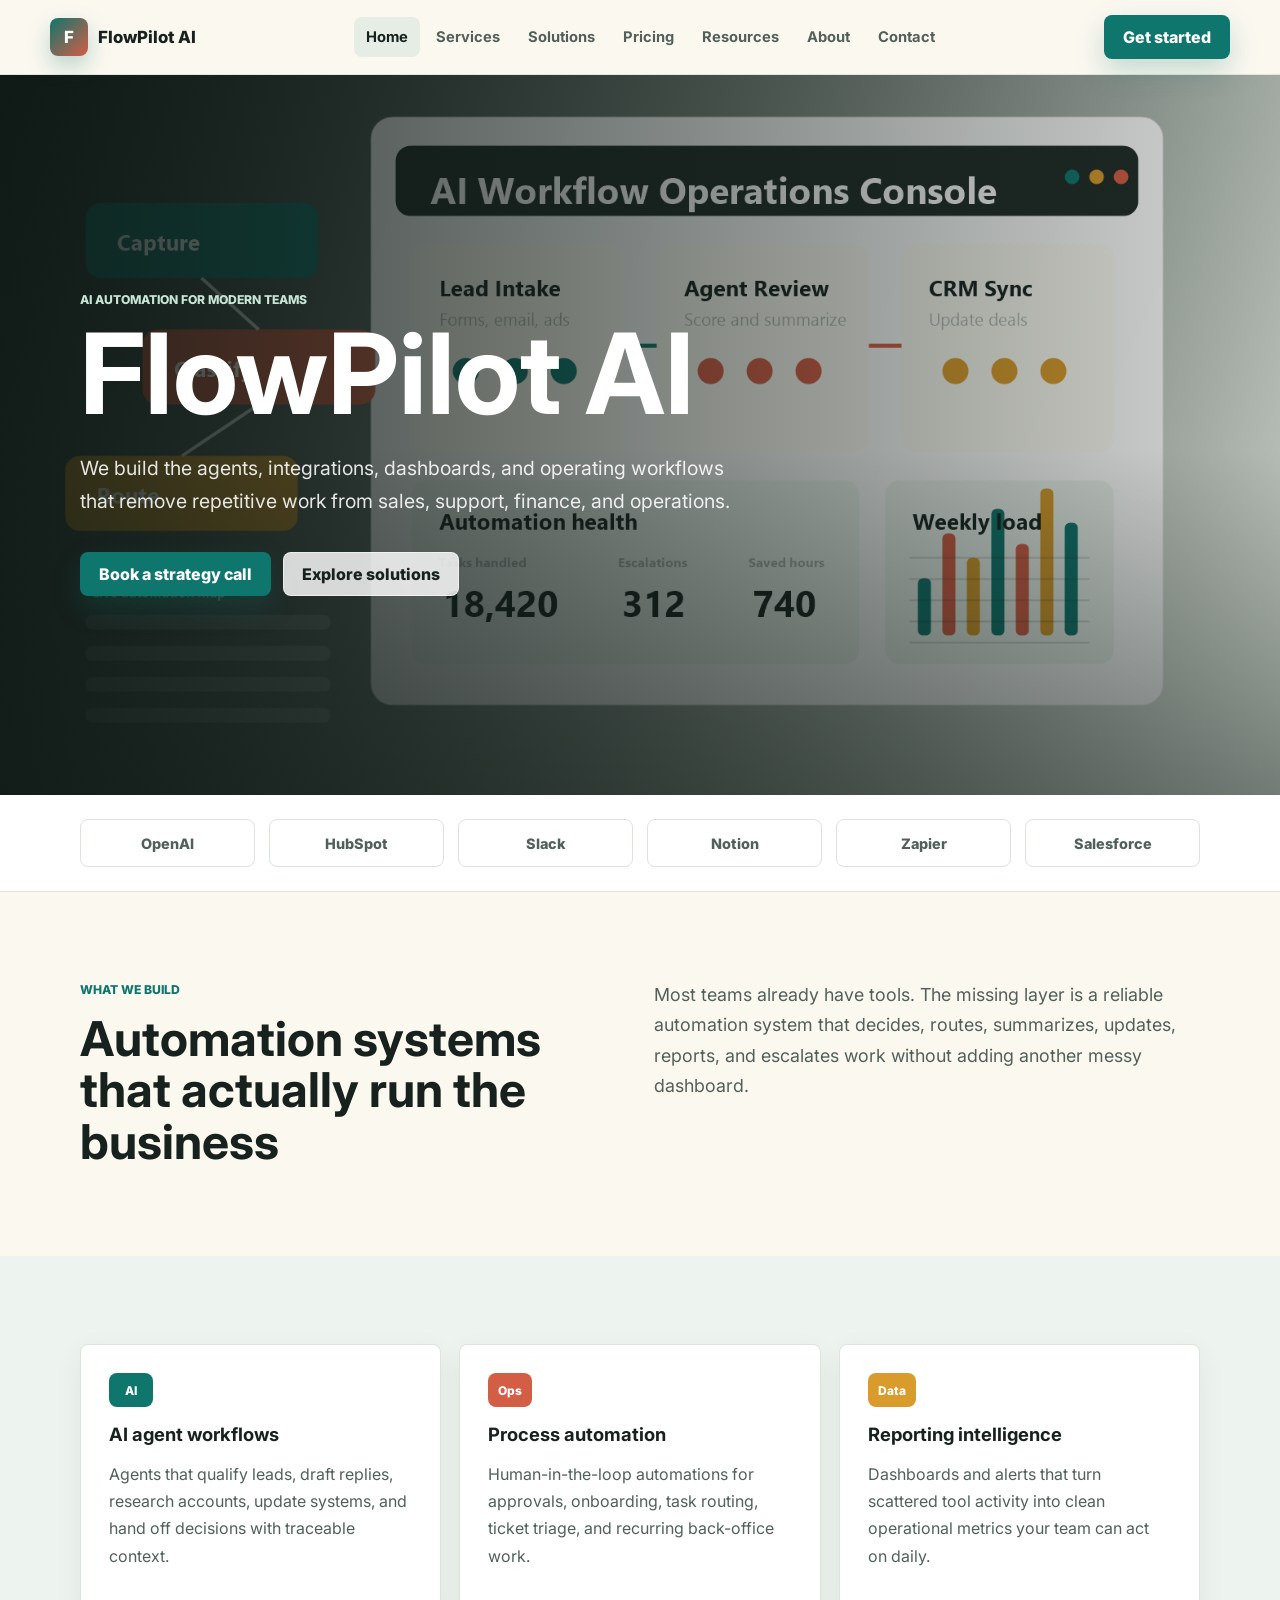
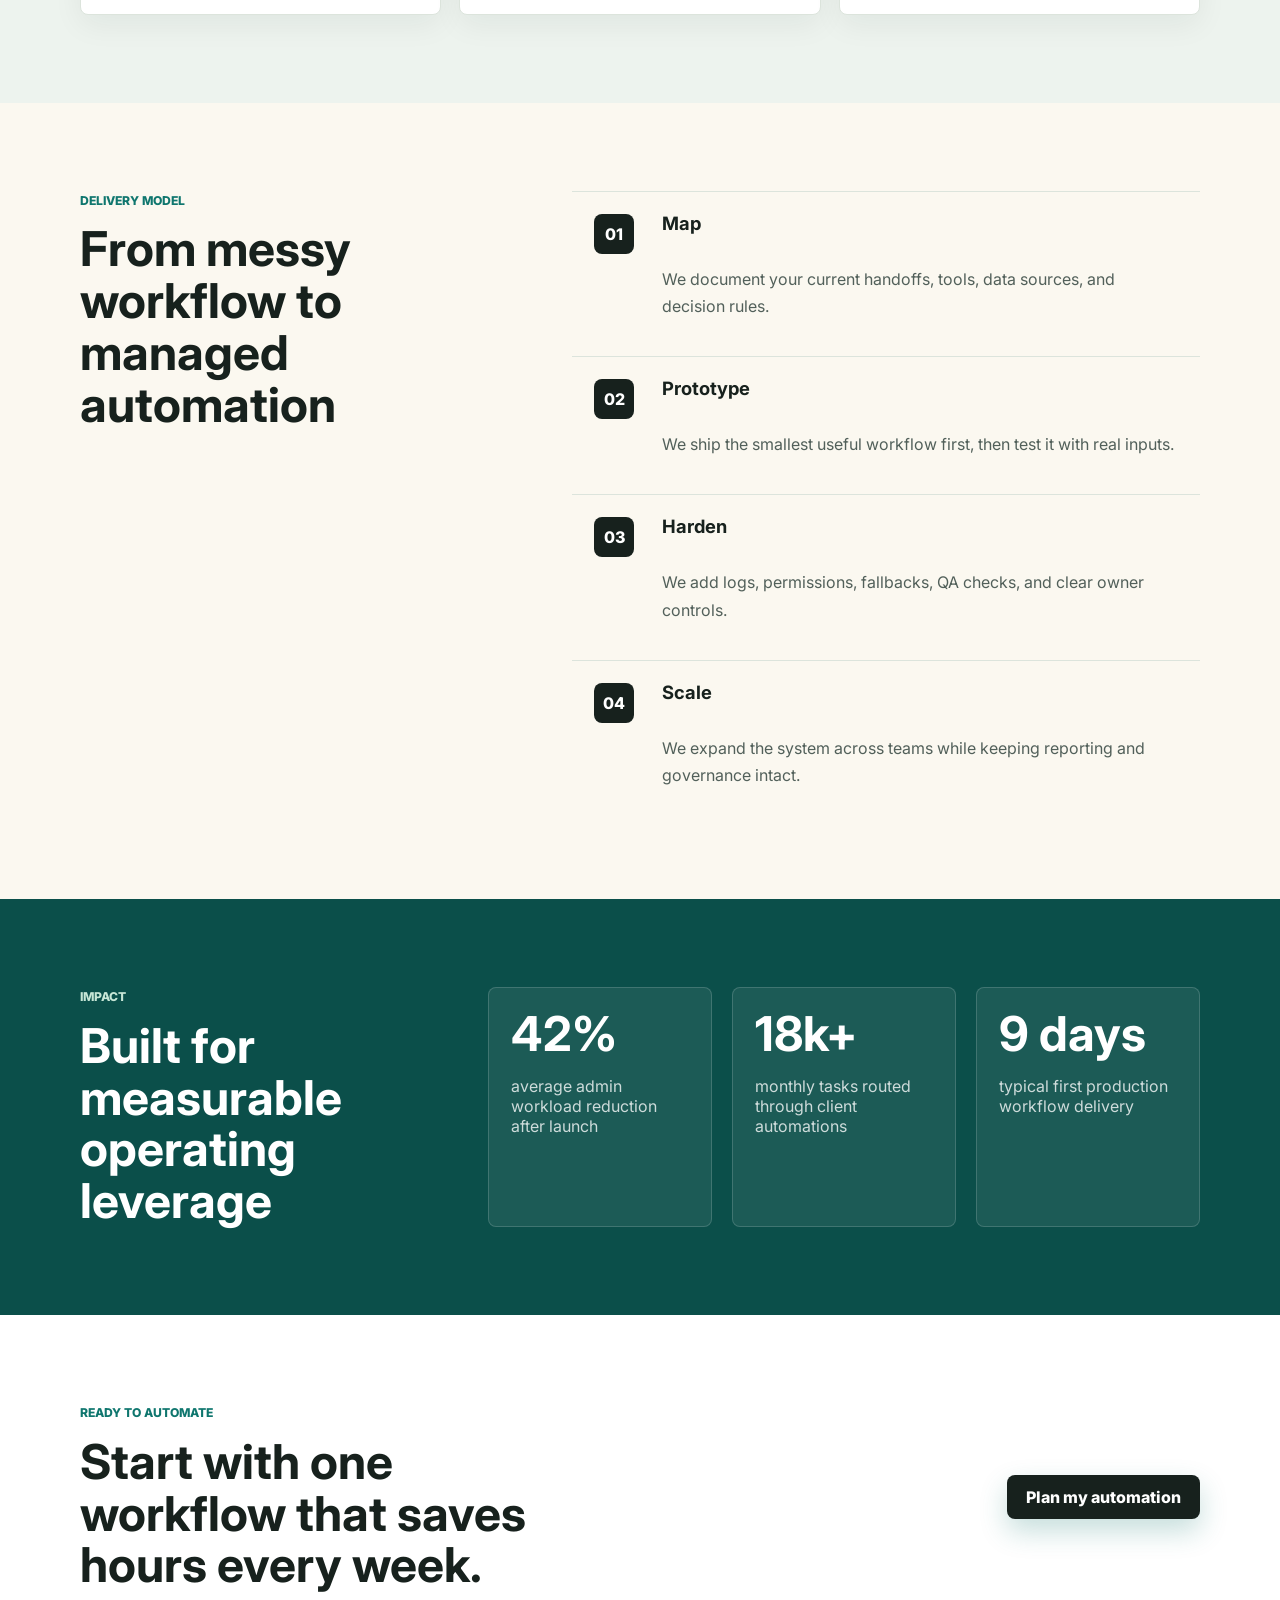
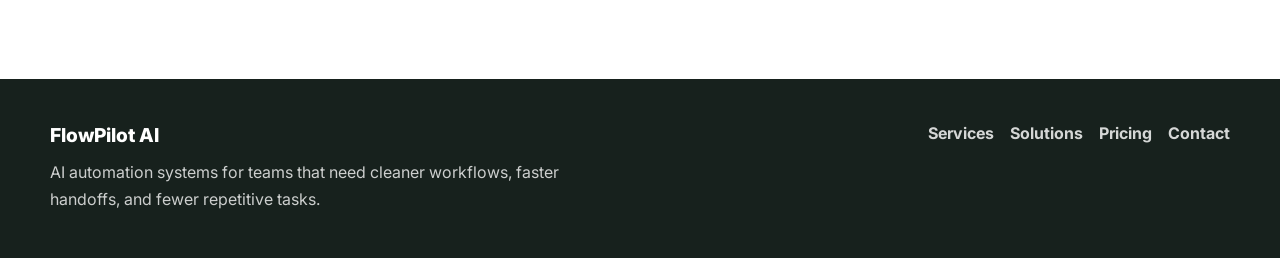
<file: index.html>
<!DOCTYPE html>
<html lang="en">
<head>
  <meta charset="UTF-8">
  <meta name="viewport" content="width=device-width, initial-scale=1.0">
  <meta name="description" content="FlowPilot AI designs automation systems, AI agents, and workflow integrations for growing teams.">
  <title>FlowPilot AI | AI Automation Systems</title>
  <link rel="preconnect" href="https://fonts.googleapis.com">
  <link rel="preconnect" href="https://fonts.gstatic.com" crossorigin>
  <link href="https://fonts.googleapis.com/css2?family=Inter:wght@400;500;600;700;800&display=swap" rel="stylesheet">
  <link rel="stylesheet" href="assets/styles.css">
</head>
<body data-page="home">
  <header class="site-header" data-header></header>

  <main>
    <section class="hero home-hero" aria-labelledby="home-title">
      <div class="hero-bg" role="img" aria-label="AI automation dashboard with connected workflows and performance charts"></div>
      <div class="hero-overlay"></div>
      <div class="container hero-content">
        <p class="eyebrow">AI automation for modern teams</p>
        <h1 id="home-title">FlowPilot AI</h1>
        <p class="hero-copy">We build the agents, integrations, dashboards, and operating workflows that remove repetitive work from sales, support, finance, and operations.</p>
        <div class="hero-actions">
          <a class="button primary" href="contact.html">Book a strategy call</a>
          <a class="button secondary" href="solutions.html">Explore solutions</a>
        </div>
      </div>
    </section>

    <section class="logo-band" aria-label="Automation platform coverage">
      <div class="container logo-grid">
        <span>OpenAI</span>
        <span>HubSpot</span>
        <span>Slack</span>
        <span>Notion</span>
        <span>Zapier</span>
        <span>Salesforce</span>
      </div>
    </section>

    <section class="section intro-split">
      <div class="container split-grid">
        <div>
          <p class="eyebrow">What we build</p>
          <h2>Automation systems that actually run the business</h2>
        </div>
        <p class="section-lead">Most teams already have tools. The missing layer is a reliable automation system that decides, routes, summarizes, updates, reports, and escalates work without adding another messy dashboard.</p>
      </div>
    </section>

    <section class="section muted">
      <div class="container card-grid three">
        <article class="feature-card">
          <span class="icon-pill">AI</span>
          <h3>AI agent workflows</h3>
          <p>Agents that qualify leads, draft replies, research accounts, update systems, and hand off decisions with traceable context.</p>
        </article>
        <article class="feature-card">
          <span class="icon-pill accent">Ops</span>
          <h3>Process automation</h3>
          <p>Human-in-the-loop automations for approvals, onboarding, task routing, ticket triage, and recurring back-office work.</p>
        </article>
        <article class="feature-card">
          <span class="icon-pill warm">Data</span>
          <h3>Reporting intelligence</h3>
          <p>Dashboards and alerts that turn scattered tool activity into clean operational metrics your team can act on daily.</p>
        </article>
      </div>
    </section>

    <section class="section">
      <div class="container process-layout">
        <div class="section-heading compact">
          <p class="eyebrow">Delivery model</p>
          <h2>From messy workflow to managed automation</h2>
        </div>
        <div class="timeline">
          <article>
            <span>01</span>
            <h3>Map</h3>
            <p>We document your current handoffs, tools, data sources, and decision rules.</p>
          </article>
          <article>
            <span>02</span>
            <h3>Prototype</h3>
            <p>We ship the smallest useful workflow first, then test it with real inputs.</p>
          </article>
          <article>
            <span>03</span>
            <h3>Harden</h3>
            <p>We add logs, permissions, fallbacks, QA checks, and clear owner controls.</p>
          </article>
          <article>
            <span>04</span>
            <h3>Scale</h3>
            <p>We expand the system across teams while keeping reporting and governance intact.</p>
          </article>
        </div>
      </div>
    </section>

    <section class="section proof-band">
      <div class="container proof-grid">
        <div>
          <p class="eyebrow">Impact</p>
          <h2>Built for measurable operating leverage</h2>
        </div>
        <div class="metric">
          <strong>42%</strong>
          <span>average admin workload reduction after launch</span>
        </div>
        <div class="metric">
          <strong>18k+</strong>
          <span>monthly tasks routed through client automations</span>
        </div>
        <div class="metric">
          <strong>9 days</strong>
          <span>typical first production workflow delivery</span>
        </div>
      </div>
    </section>

    <section class="section cta-section">
      <div class="container cta-layout">
        <div>
          <p class="eyebrow">Ready to automate</p>
          <h2>Start with one workflow that saves hours every week.</h2>
        </div>
        <a class="button primary dark" href="contact.html">Plan my automation</a>
      </div>
    </section>
  </main>

  <footer class="site-footer" data-footer></footer>
  <script src="assets/app.js"></script>
</body>
</html>
</file>
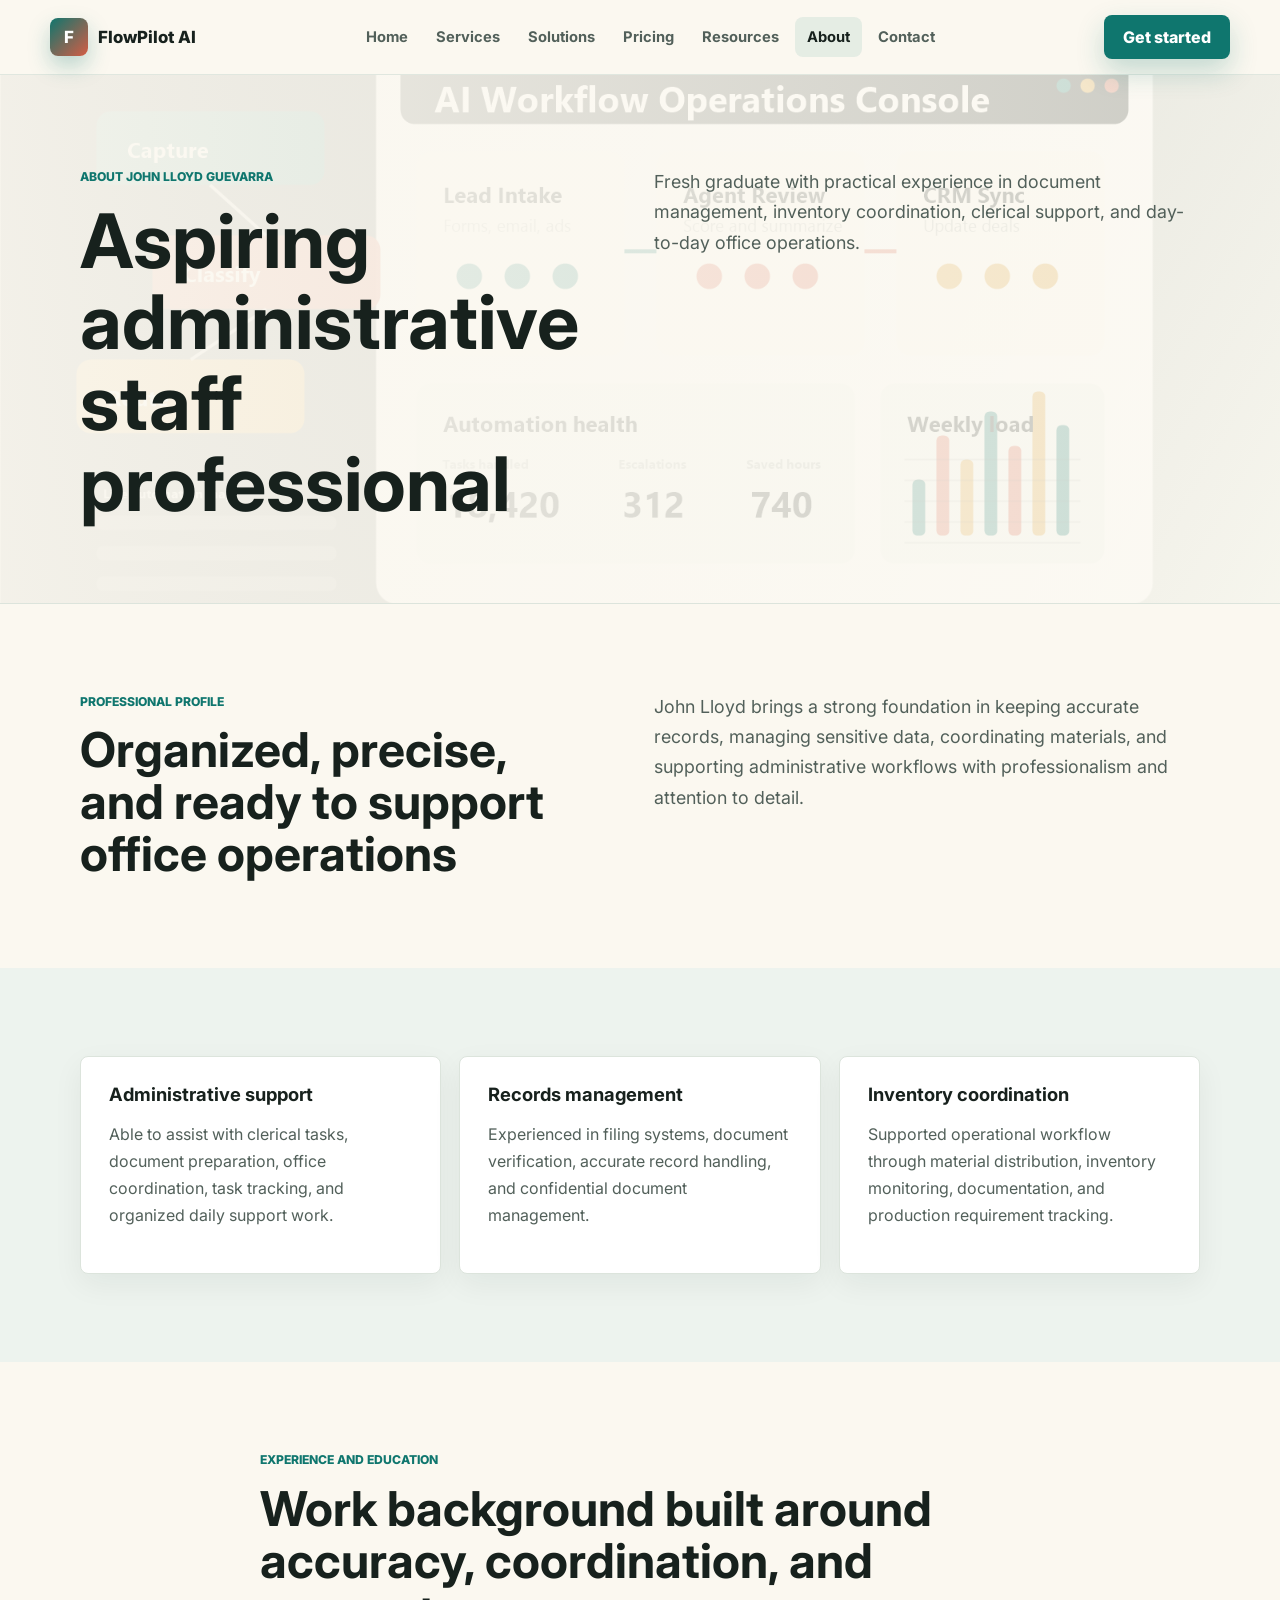
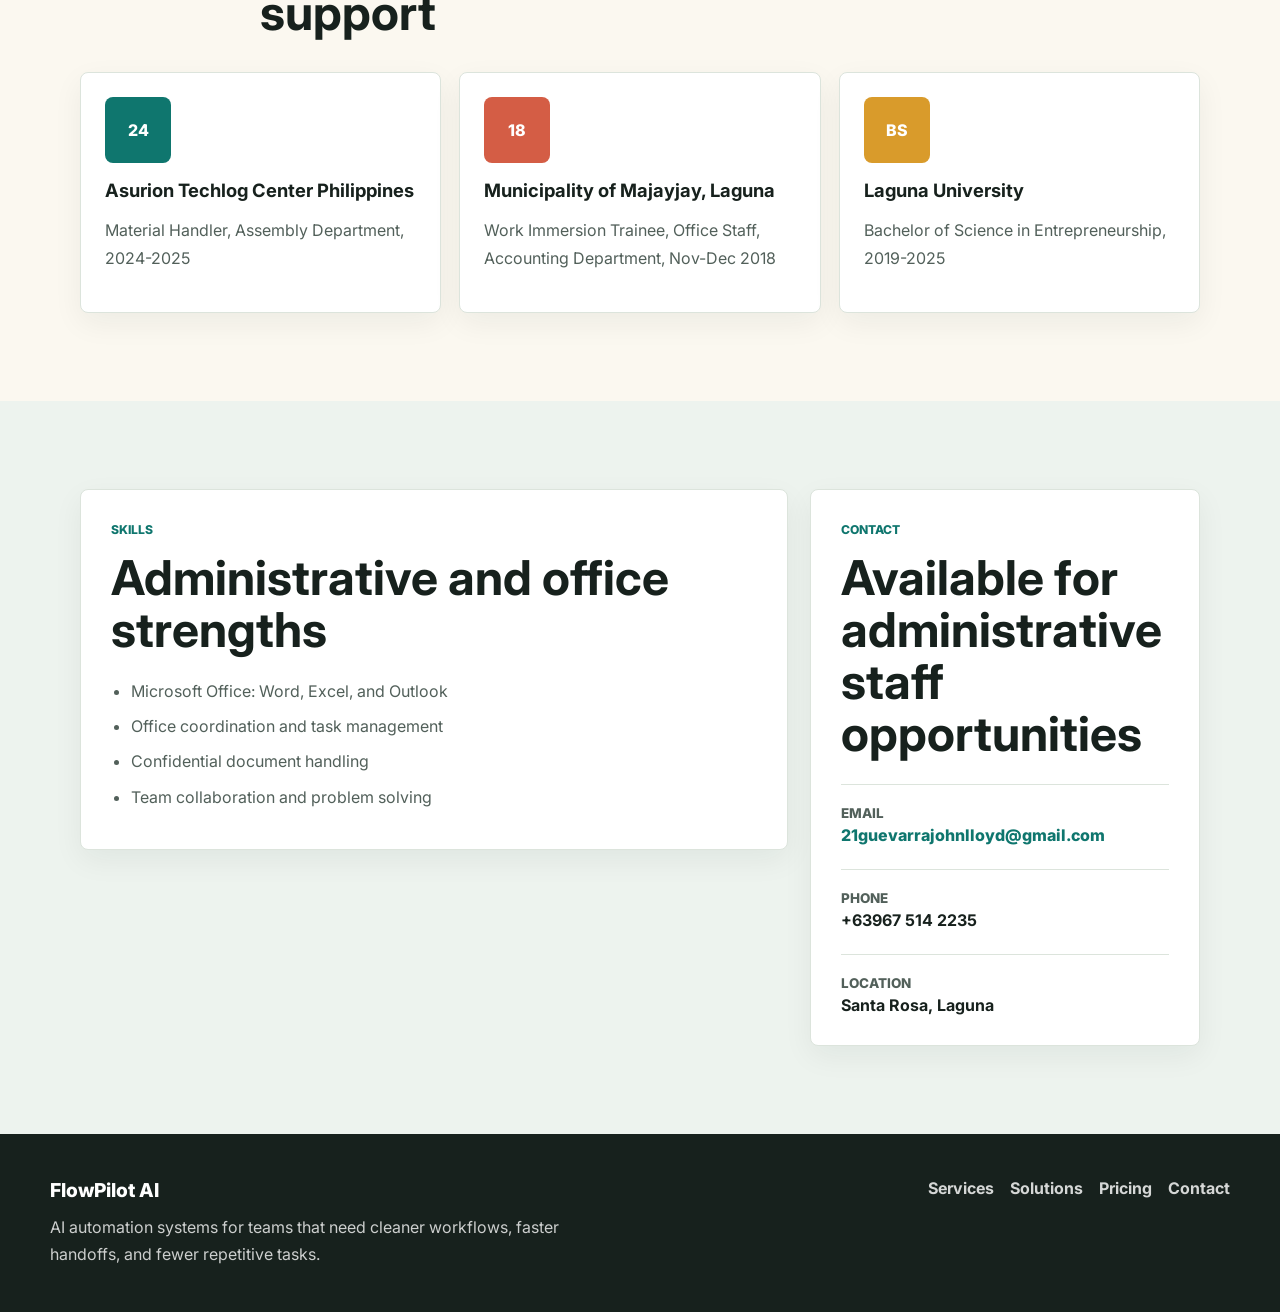
<file: about.html>
<!DOCTYPE html>
<html lang="en">
<head>
  <meta charset="UTF-8">
  <meta name="viewport" content="width=device-width, initial-scale=1.0">
  <meta name="description" content="About John Lloyd Guevarra, an aspiring administrative staff professional with experience in document management, inventory coordination, and clerical support.">
  <title>About John Lloyd Guevarra | FlowPilot AI</title>
  <link rel="preconnect" href="https://fonts.googleapis.com">
  <link rel="preconnect" href="https://fonts.gstatic.com" crossorigin>
  <link href="https://fonts.googleapis.com/css2?family=Inter:wght@400;500;600;700;800&display=swap" rel="stylesheet">
  <link rel="stylesheet" href="assets/styles.css">
</head>
<body data-page="about">
  <header class="site-header" data-header></header>

  <main>
    <section class="page-hero">
      <div class="container page-hero-grid">
        <div>
          <p class="eyebrow" data-edit-key="hero.eyebrow">About John Lloyd Guevarra</p>
          <h1 data-edit-key="hero.title">Aspiring administrative staff professional</h1>
        </div>
        <p data-edit-key="hero.copy">Fresh graduate with practical experience in document management, inventory coordination, clerical support, and day-to-day office operations.</p>
      </div>
    </section>

    <section class="section">
      <div class="container split-grid">
        <div>
          <p class="eyebrow" data-edit-key="view.eyebrow">Professional profile</p>
          <h2 data-edit-key="view.title">Organized, precise, and ready to support office operations</h2>
        </div>
        <p class="section-lead" data-edit-key="view.copy">John Lloyd brings a strong foundation in keeping accurate records, managing sensitive data, coordinating materials, and supporting administrative workflows with professionalism and attention to detail.</p>
      </div>
    </section>

    <section class="section muted">
      <div class="container card-grid three">
        <article class="feature-card">
          <h3 data-edit-key="card.one.title">Administrative support</h3>
          <p data-edit-key="card.one.copy">Able to assist with clerical tasks, document preparation, office coordination, task tracking, and organized daily support work.</p>
        </article>
        <article class="feature-card">
          <h3 data-edit-key="card.two.title">Records management</h3>
          <p data-edit-key="card.two.copy">Experienced in filing systems, document verification, accurate record handling, and confidential document management.</p>
        </article>
        <article class="feature-card">
          <h3 data-edit-key="card.three.title">Inventory coordination</h3>
          <p data-edit-key="card.three.copy">Supported operational workflow through material distribution, inventory monitoring, documentation, and production requirement tracking.</p>
        </article>
      </div>
    </section>

    <section class="section">
      <div class="container section-heading">
        <p class="eyebrow" data-edit-key="team.eyebrow">Experience and education</p>
        <h2 data-edit-key="team.title">Work background built around accuracy, coordination, and support</h2>
      </div>
      <div class="container team-grid">
        <article>
          <div class="avatar" data-edit-key="team.one.initials">24</div>
          <h3 data-edit-key="team.one.name">Asurion Techlog Center Philippines</h3>
          <p data-edit-key="team.one.role">Material Handler, Assembly Department, 2024-2025</p>
        </article>
        <article>
          <div class="avatar accent" data-edit-key="team.two.initials">18</div>
          <h3 data-edit-key="team.two.name">Municipality of Majayjay, Laguna</h3>
          <p data-edit-key="team.two.role">Work Immersion Trainee, Office Staff, Accounting Department, Nov-Dec 2018</p>
        </article>
        <article>
          <div class="avatar warm" data-edit-key="team.three.initials">BS</div>
          <h3 data-edit-key="team.three.name">Laguna University</h3>
          <p data-edit-key="team.three.role">Bachelor of Science in Entrepreneurship, 2019-2025</p>
        </article>
      </div>
    </section>

    <section class="section muted">
      <div class="container contact-grid">
        <div class="contact-panel">
          <p class="eyebrow" data-edit-key="skills.eyebrow">Skills</p>
          <h2 data-edit-key="skills.title">Administrative and office strengths</h2>
          <ul>
            <li data-edit-key="skills.one">Microsoft Office: Word, Excel, and Outlook</li>
            <li data-edit-key="skills.two">Office coordination and task management</li>
            <li data-edit-key="skills.three">Confidential document handling</li>
            <li data-edit-key="skills.four">Team collaboration and problem solving</li>
          </ul>
        </div>
        <div class="contact-panel">
          <p class="eyebrow" data-edit-key="contact.eyebrow">Contact</p>
          <h2 data-edit-key="contact.title">Available for administrative staff opportunities</h2>
          <div class="contact-detail">
            <span>Email</span>
            <a href="mailto:21guevarrajohnlloyd@gmail.com" data-edit-key="contact.email">21guevarrajohnlloyd@gmail.com</a>
          </div>
          <div class="contact-detail">
            <span>Phone</span>
            <strong data-edit-key="contact.phone">+63967 514 2235</strong>
          </div>
          <div class="contact-detail">
            <span>Location</span>
            <strong data-edit-key="contact.location">Santa Rosa, Laguna</strong>
          </div>
        </div>
      </div>
    </section>
  </main>

  <footer class="site-footer" data-footer></footer>
  <script src="assets/app.js"></script>
</body>
</html>
</file>
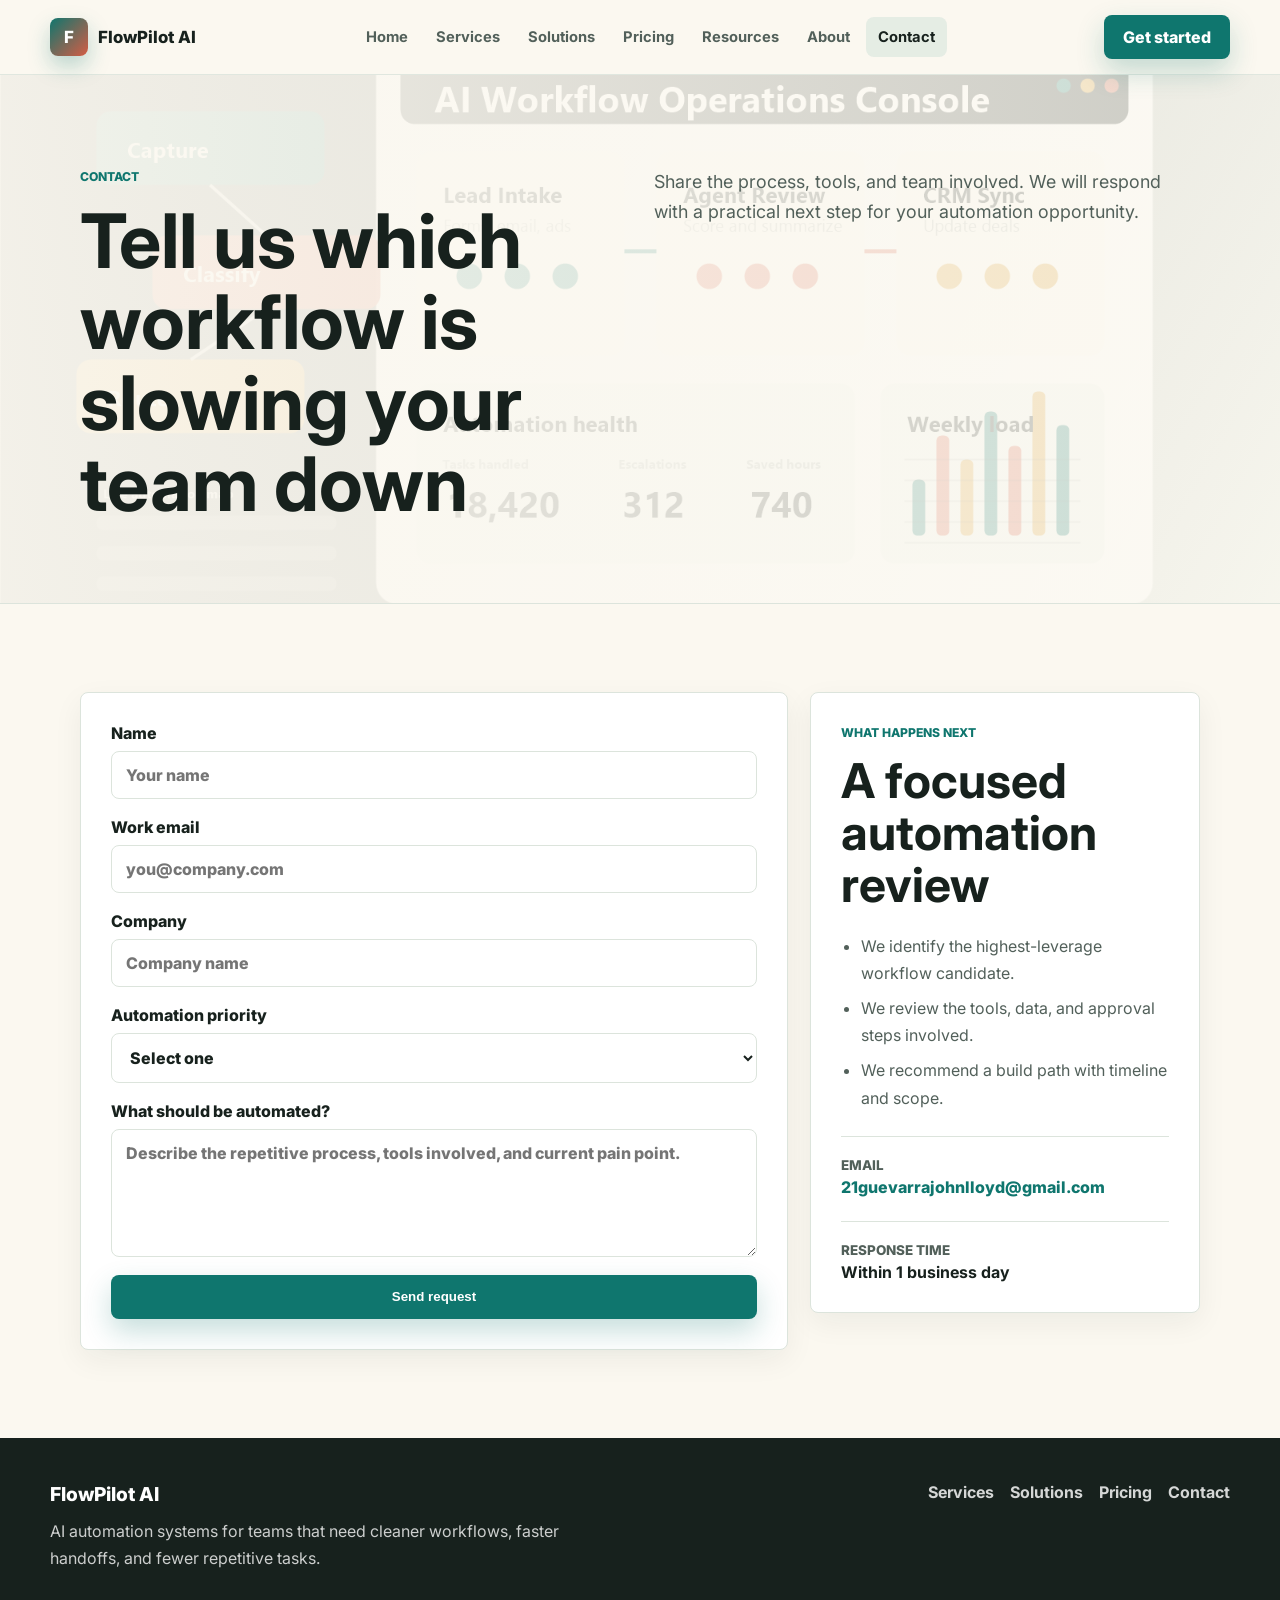
<file: contact.html>
<!DOCTYPE html>
<html lang="en">
<head>
  <meta charset="UTF-8">
  <meta name="viewport" content="width=device-width, initial-scale=1.0">
  <meta name="description" content="Contact FlowPilot AI to plan an AI automation workflow for your team.">
  <title>Contact | FlowPilot AI</title>
  <link rel="preconnect" href="https://fonts.googleapis.com">
  <link rel="preconnect" href="https://fonts.gstatic.com" crossorigin>
  <link href="https://fonts.googleapis.com/css2?family=Inter:wght@400;500;600;700;800&display=swap" rel="stylesheet">
  <link rel="stylesheet" href="assets/styles.css">
</head>
<body data-page="contact">
  <header class="site-header" data-header></header>

  <main>
    <section class="page-hero">
      <div class="container page-hero-grid">
        <div>
          <p class="eyebrow">Contact</p>
          <h1>Tell us which workflow is slowing your team down</h1>
        </div>
        <p>Share the process, tools, and team involved. We will respond with a practical next step for your automation opportunity.</p>
      </div>
    </section>

    <section class="section">
      <div class="container contact-grid">
        <form class="contact-form" id="contact-form" action="/api/contact" method="POST" data-contact-form>
          <input type="hidden" name="_subject" value="New FlowPilot AI contact request">
          <label>
            Name
            <input type="text" name="name" placeholder="Your name" required>
          </label>
          <label>
            Work email
            <input type="email" name="email" placeholder="you@company.com" required>
          </label>
          <label>
            Company
            <input type="text" name="company" placeholder="Company name">
          </label>
          <label>
            Automation priority
            <select name="priority" required>
              <option value="">Select one</option>
              <option>Sales and CRM</option>
              <option>Customer support</option>
              <option>Operations</option>
              <option>Finance</option>
              <option>Marketing</option>
              <option>Custom workflow</option>
            </select>
          </label>
          <label>
            What should be automated?
            <textarea name="message" rows="5" placeholder="Describe the repetitive process, tools involved, and current pain point." required></textarea>
          </label>
          <button class="button primary" type="submit">Send request</button>
          <p class="form-status" data-form-status aria-live="polite"></p>
        </form>

        <aside class="contact-panel">
          <p class="eyebrow">What happens next</p>
          <h2>A focused automation review</h2>
          <ul>
            <li>We identify the highest-leverage workflow candidate.</li>
            <li>We review the tools, data, and approval steps involved.</li>
            <li>We recommend a build path with timeline and scope.</li>
          </ul>
          <div class="contact-detail">
            <span>Email</span>
            <a href="mailto:21guevarrajohnlloyd@gmail.com">21guevarrajohnlloyd@gmail.com</a>
          </div>
          <div class="contact-detail">
            <span>Response time</span>
            <strong>Within 1 business day</strong>
          </div>
        </aside>
      </div>
    </section>
  </main>

  <footer class="site-footer" data-footer></footer>
  <script src="assets/app.js"></script>
</body>
</html>
</file>
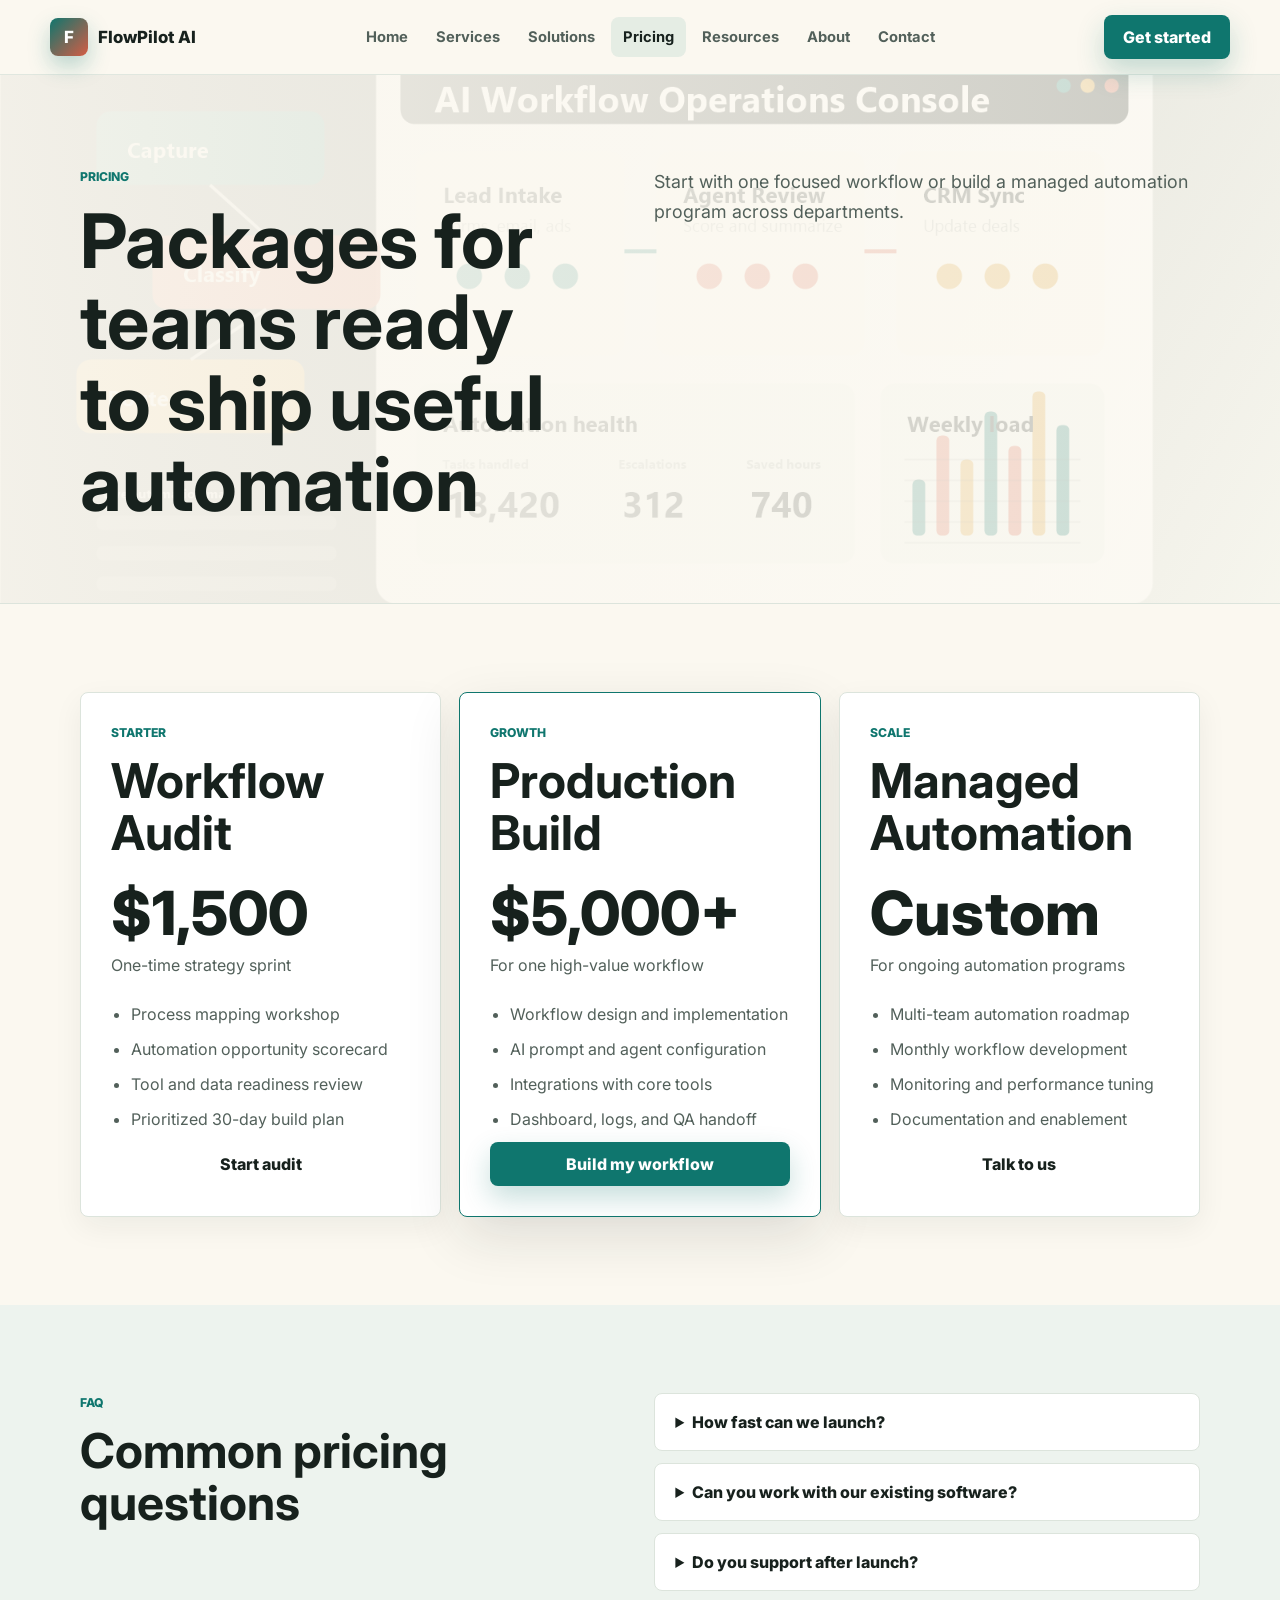
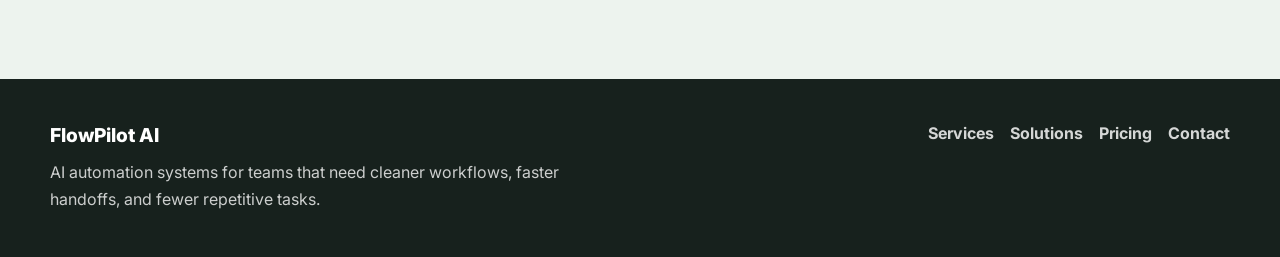
<file: pricing.html>
<!DOCTYPE html>
<html lang="en">
<head>
  <meta charset="UTF-8">
  <meta name="viewport" content="width=device-width, initial-scale=1.0">
  <meta name="description" content="AI automation pricing packages for workflow audits, production builds, and managed automation programs.">
  <title>Pricing | FlowPilot AI</title>
  <link rel="preconnect" href="https://fonts.googleapis.com">
  <link rel="preconnect" href="https://fonts.gstatic.com" crossorigin>
  <link href="https://fonts.googleapis.com/css2?family=Inter:wght@400;500;600;700;800&display=swap" rel="stylesheet">
  <link rel="stylesheet" href="assets/styles.css">
</head>
<body data-page="pricing">
  <header class="site-header" data-header></header>

  <main>
    <section class="page-hero">
      <div class="container page-hero-grid">
        <div>
          <p class="eyebrow">Pricing</p>
          <h1>Packages for teams ready to ship useful automation</h1>
        </div>
        <p>Start with one focused workflow or build a managed automation program across departments.</p>
      </div>
    </section>

    <section class="section">
      <div class="container pricing-grid">
        <article class="price-card">
          <p class="plan-label">Starter</p>
          <h2>Workflow Audit</h2>
          <p class="price">$1,500</p>
          <p class="price-note">One-time strategy sprint</p>
          <ul>
            <li>Process mapping workshop</li>
            <li>Automation opportunity scorecard</li>
            <li>Tool and data readiness review</li>
            <li>Prioritized 30-day build plan</li>
          </ul>
          <a class="button secondary full" href="contact.html">Start audit</a>
        </article>
        <article class="price-card featured">
          <p class="plan-label">Growth</p>
          <h2>Production Build</h2>
          <p class="price">$5,000+</p>
          <p class="price-note">For one high-value workflow</p>
          <ul>
            <li>Workflow design and implementation</li>
            <li>AI prompt and agent configuration</li>
            <li>Integrations with core tools</li>
            <li>Dashboard, logs, and QA handoff</li>
          </ul>
          <a class="button primary full" href="contact.html">Build my workflow</a>
        </article>
        <article class="price-card">
          <p class="plan-label">Scale</p>
          <h2>Managed Automation</h2>
          <p class="price">Custom</p>
          <p class="price-note">For ongoing automation programs</p>
          <ul>
            <li>Multi-team automation roadmap</li>
            <li>Monthly workflow development</li>
            <li>Monitoring and performance tuning</li>
            <li>Documentation and enablement</li>
          </ul>
          <a class="button secondary full" href="contact.html">Talk to us</a>
        </article>
      </div>
    </section>

    <section class="section muted">
      <div class="container faq-grid">
        <div>
          <p class="eyebrow">FAQ</p>
          <h2>Common pricing questions</h2>
        </div>
        <div class="faq-list">
          <details>
            <summary>How fast can we launch?</summary>
            <p>Most focused workflows can reach production in one to three weeks depending on tool access, data quality, and approval complexity.</p>
          </details>
          <details>
            <summary>Can you work with our existing software?</summary>
            <p>Yes. We usually integrate with the tools a team already uses before recommending new software.</p>
          </details>
          <details>
            <summary>Do you support after launch?</summary>
            <p>Yes. Production builds include handoff, and managed plans cover ongoing monitoring, tuning, and expansion.</p>
          </details>
        </div>
      </div>
    </section>
  </main>

  <footer class="site-footer" data-footer></footer>
  <script src="assets/app.js"></script>
</body>
</html>
</file>
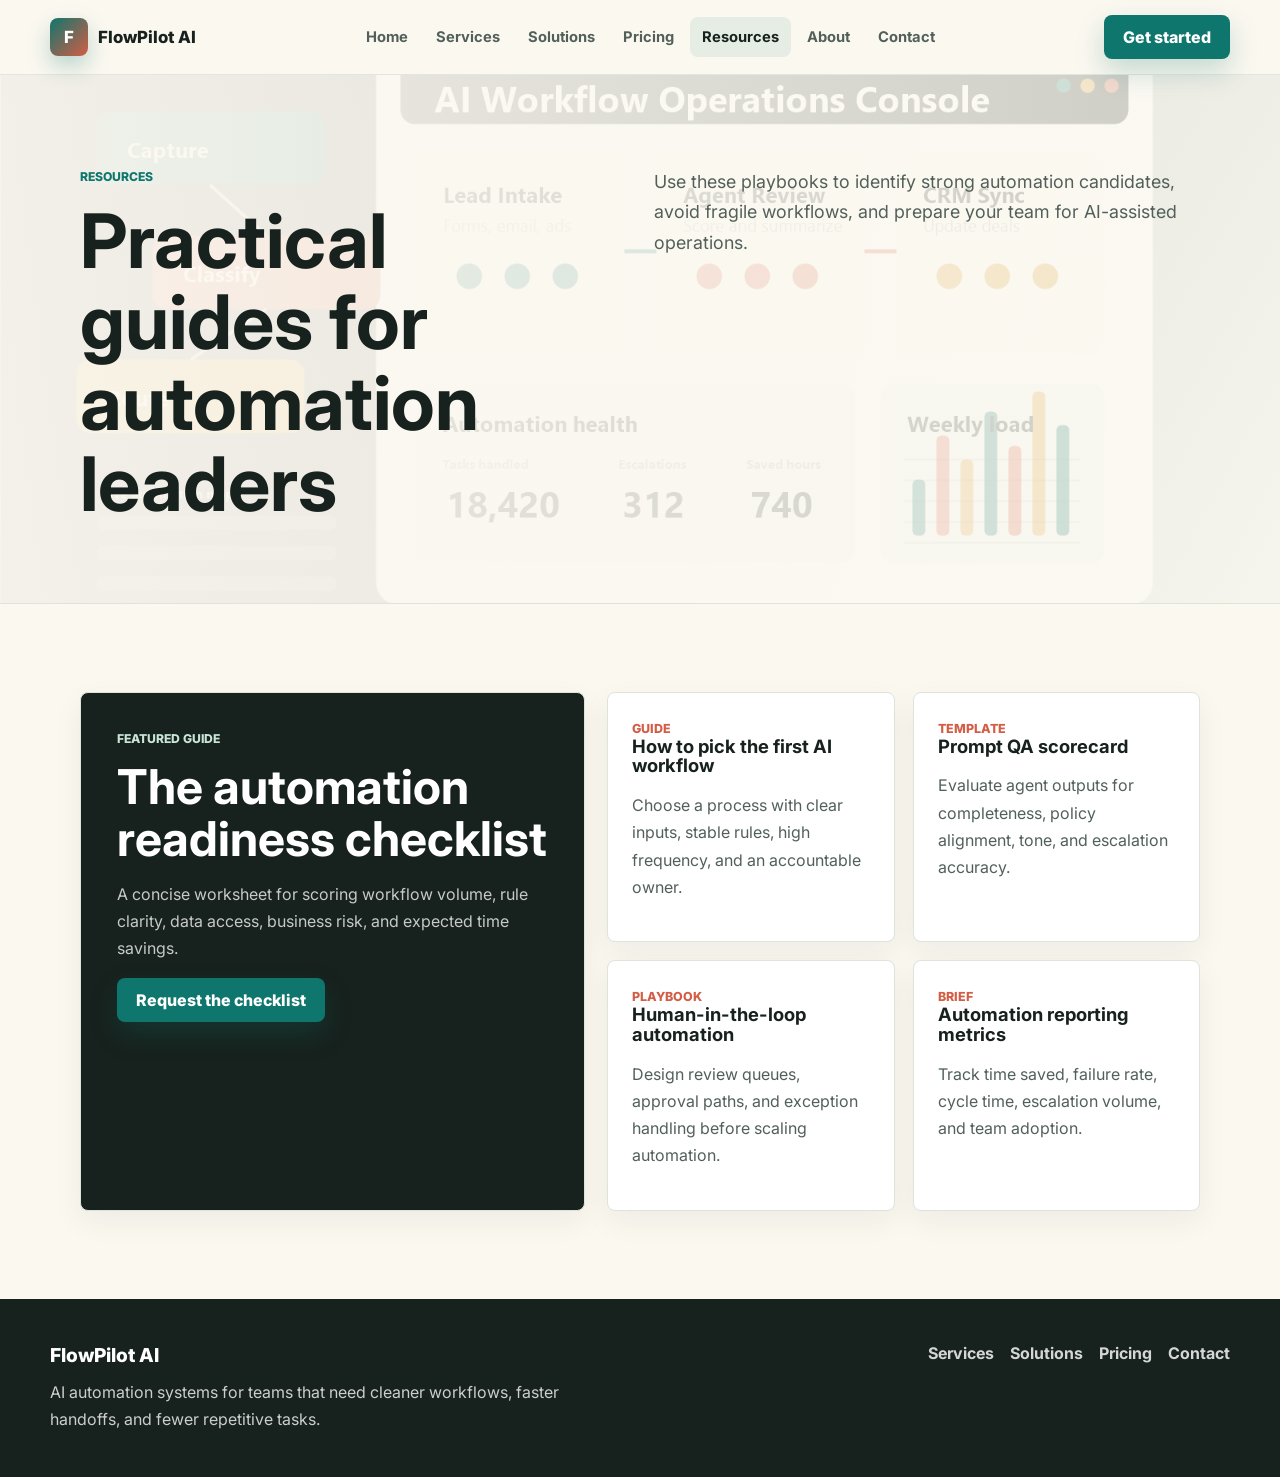
<file: resources.html>
<!DOCTYPE html>
<html lang="en">
<head>
  <meta charset="UTF-8">
  <meta name="viewport" content="width=device-width, initial-scale=1.0">
  <meta name="description" content="AI automation resources, guides, and templates for business teams.">
  <title>Resources | FlowPilot AI</title>
  <link rel="preconnect" href="https://fonts.googleapis.com">
  <link rel="preconnect" href="https://fonts.gstatic.com" crossorigin>
  <link href="https://fonts.googleapis.com/css2?family=Inter:wght@400;500;600;700;800&display=swap" rel="stylesheet">
  <link rel="stylesheet" href="assets/styles.css">
</head>
<body data-page="resources">
  <header class="site-header" data-header></header>

  <main>
    <section class="page-hero">
      <div class="container page-hero-grid">
        <div>
          <p class="eyebrow">Resources</p>
          <h1>Practical guides for automation leaders</h1>
        </div>
        <p>Use these playbooks to identify strong automation candidates, avoid fragile workflows, and prepare your team for AI-assisted operations.</p>
      </div>
    </section>

    <section class="section">
      <div class="container resource-layout">
        <article class="resource-feature">
          <p class="eyebrow">Featured guide</p>
          <h2>The automation readiness checklist</h2>
          <p>A concise worksheet for scoring workflow volume, rule clarity, data access, business risk, and expected time savings.</p>
          <a class="button primary" href="contact.html">Request the checklist</a>
        </article>
        <div class="resource-list">
          <article>
            <span>Guide</span>
            <h3>How to pick the first AI workflow</h3>
            <p>Choose a process with clear inputs, stable rules, high frequency, and an accountable owner.</p>
          </article>
          <article>
            <span>Template</span>
            <h3>Prompt QA scorecard</h3>
            <p>Evaluate agent outputs for completeness, policy alignment, tone, and escalation accuracy.</p>
          </article>
          <article>
            <span>Playbook</span>
            <h3>Human-in-the-loop automation</h3>
            <p>Design review queues, approval paths, and exception handling before scaling automation.</p>
          </article>
          <article>
            <span>Brief</span>
            <h3>Automation reporting metrics</h3>
            <p>Track time saved, failure rate, cycle time, escalation volume, and team adoption.</p>
          </article>
        </div>
      </div>
    </section>
  </main>

  <footer class="site-footer" data-footer></footer>
  <script src="assets/app.js"></script>
</body>
</html>
</file>
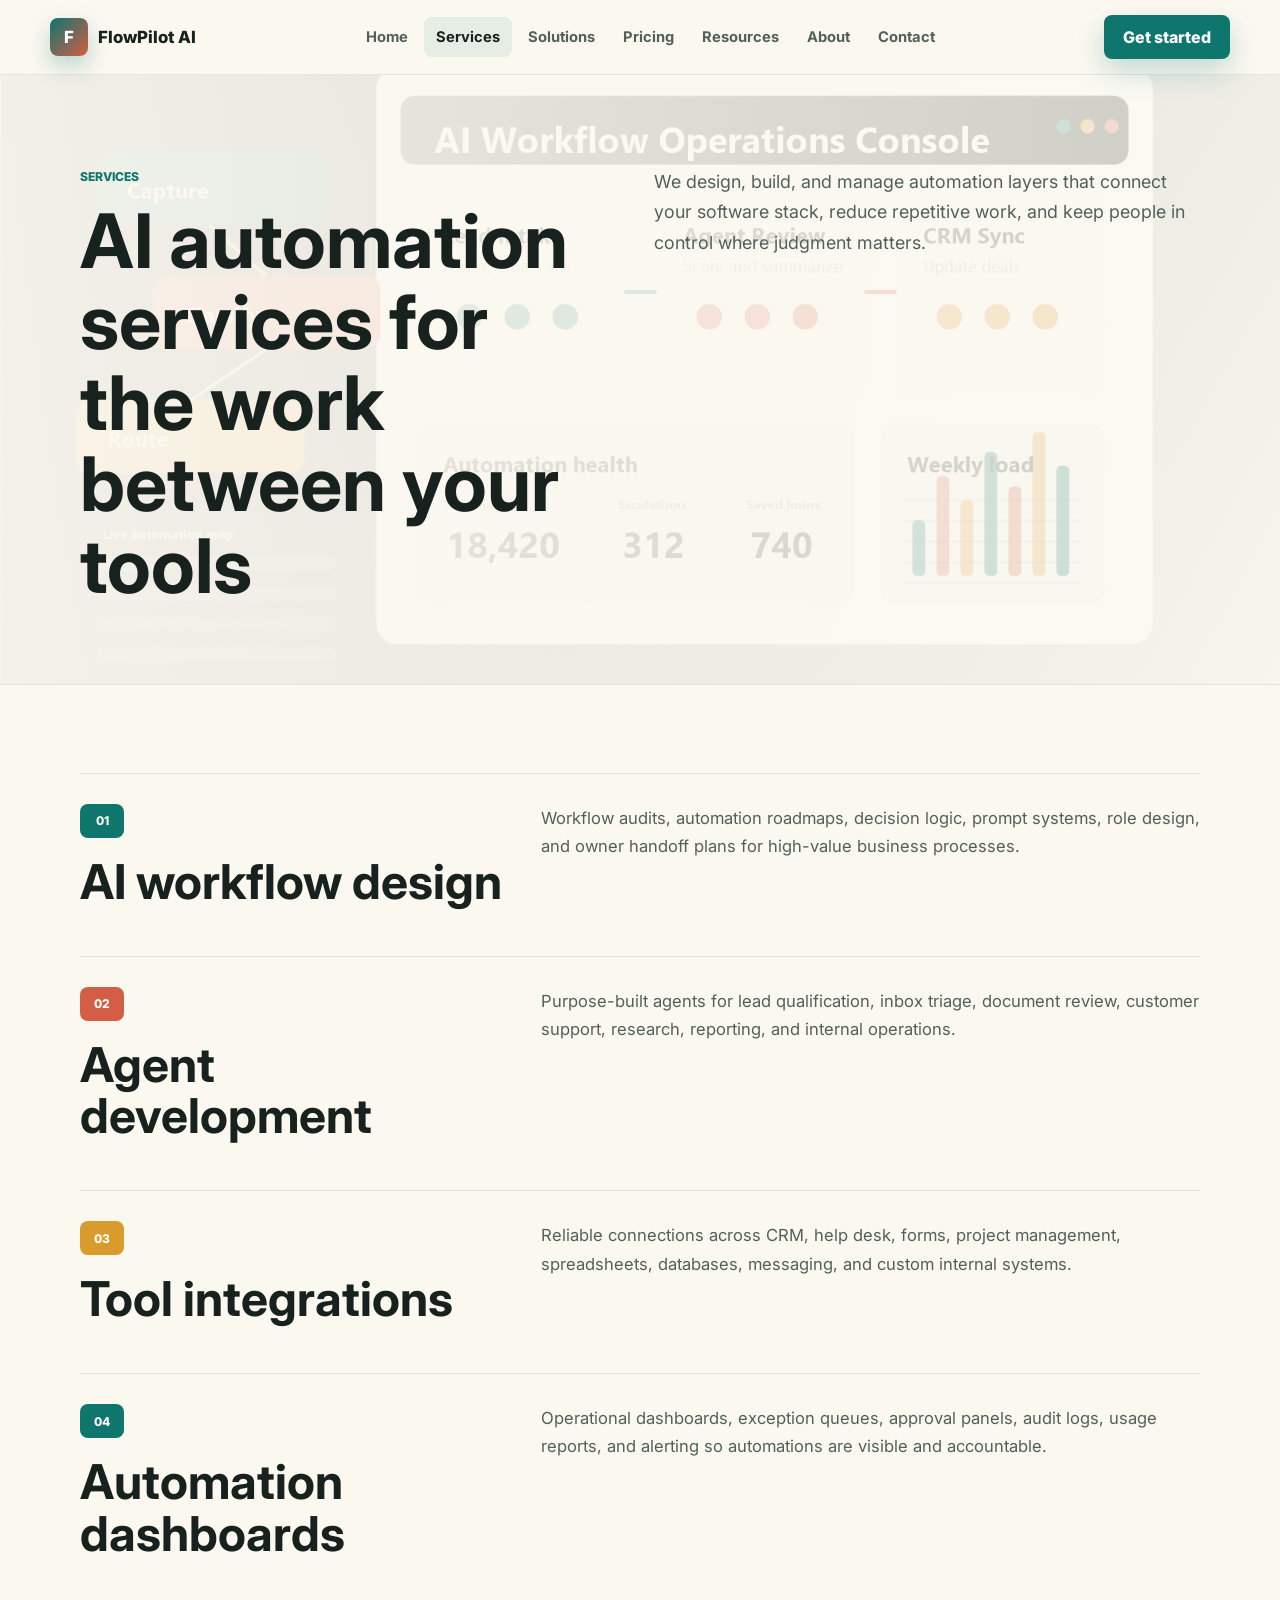
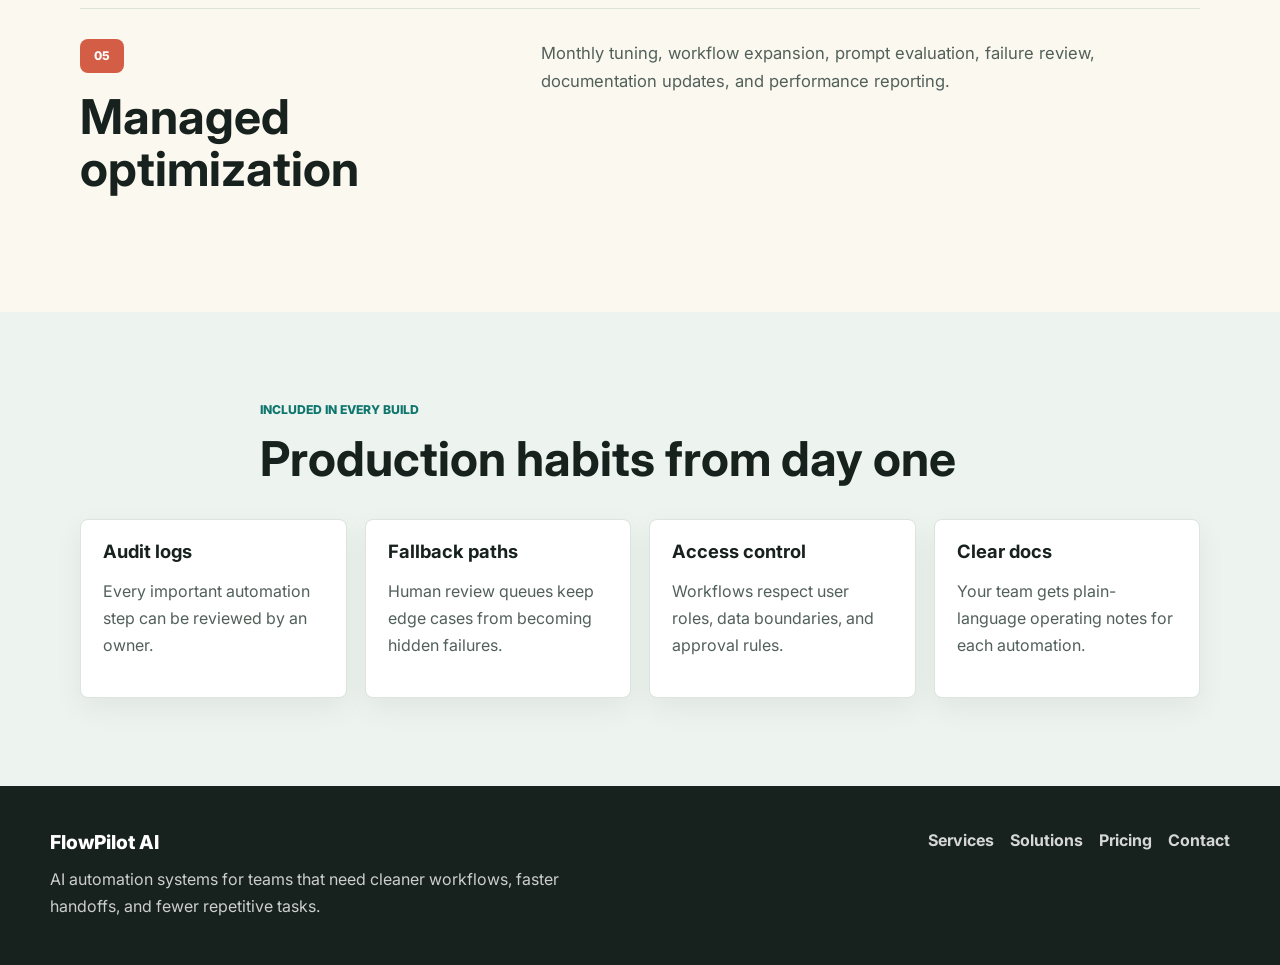
<file: services.html>
<!DOCTYPE html>
<html lang="en">
<head>
  <meta charset="UTF-8">
  <meta name="viewport" content="width=device-width, initial-scale=1.0">
  <meta name="description" content="AI automation services for workflows, agents, integrations, analytics, and managed optimization.">
  <title>Services | FlowPilot AI</title>
  <link rel="preconnect" href="https://fonts.googleapis.com">
  <link rel="preconnect" href="https://fonts.gstatic.com" crossorigin>
  <link href="https://fonts.googleapis.com/css2?family=Inter:wght@400;500;600;700;800&display=swap" rel="stylesheet">
  <link rel="stylesheet" href="assets/styles.css">
</head>
<body data-page="services">
  <header class="site-header" data-header></header>

  <main>
    <section class="page-hero">
      <div class="container page-hero-grid">
        <div>
          <p class="eyebrow">Services</p>
          <h1>AI automation services for the work between your tools</h1>
        </div>
        <p>We design, build, and manage automation layers that connect your software stack, reduce repetitive work, and keep people in control where judgment matters.</p>
      </div>
    </section>

    <section class="section">
      <div class="container service-list">
        <article class="service-row">
          <div>
            <span class="icon-pill">01</span>
            <h2>AI workflow design</h2>
          </div>
          <p>Workflow audits, automation roadmaps, decision logic, prompt systems, role design, and owner handoff plans for high-value business processes.</p>
        </article>
        <article class="service-row">
          <div>
            <span class="icon-pill accent">02</span>
            <h2>Agent development</h2>
          </div>
          <p>Purpose-built agents for lead qualification, inbox triage, document review, customer support, research, reporting, and internal operations.</p>
        </article>
        <article class="service-row">
          <div>
            <span class="icon-pill warm">03</span>
            <h2>Tool integrations</h2>
          </div>
          <p>Reliable connections across CRM, help desk, forms, project management, spreadsheets, databases, messaging, and custom internal systems.</p>
        </article>
        <article class="service-row">
          <div>
            <span class="icon-pill">04</span>
            <h2>Automation dashboards</h2>
          </div>
          <p>Operational dashboards, exception queues, approval panels, audit logs, usage reports, and alerting so automations are visible and accountable.</p>
        </article>
        <article class="service-row">
          <div>
            <span class="icon-pill accent">05</span>
            <h2>Managed optimization</h2>
          </div>
          <p>Monthly tuning, workflow expansion, prompt evaluation, failure review, documentation updates, and performance reporting.</p>
        </article>
      </div>
    </section>

    <section class="section muted">
      <div class="container section-heading">
        <p class="eyebrow">Included in every build</p>
        <h2>Production habits from day one</h2>
      </div>
      <div class="container card-grid four">
        <article class="feature-card small">
          <h3>Audit logs</h3>
          <p>Every important automation step can be reviewed by an owner.</p>
        </article>
        <article class="feature-card small">
          <h3>Fallback paths</h3>
          <p>Human review queues keep edge cases from becoming hidden failures.</p>
        </article>
        <article class="feature-card small">
          <h3>Access control</h3>
          <p>Workflows respect user roles, data boundaries, and approval rules.</p>
        </article>
        <article class="feature-card small">
          <h3>Clear docs</h3>
          <p>Your team gets plain-language operating notes for each automation.</p>
        </article>
      </div>
    </section>
  </main>

  <footer class="site-footer" data-footer></footer>
  <script src="assets/app.js"></script>
</body>
</html>
</file>
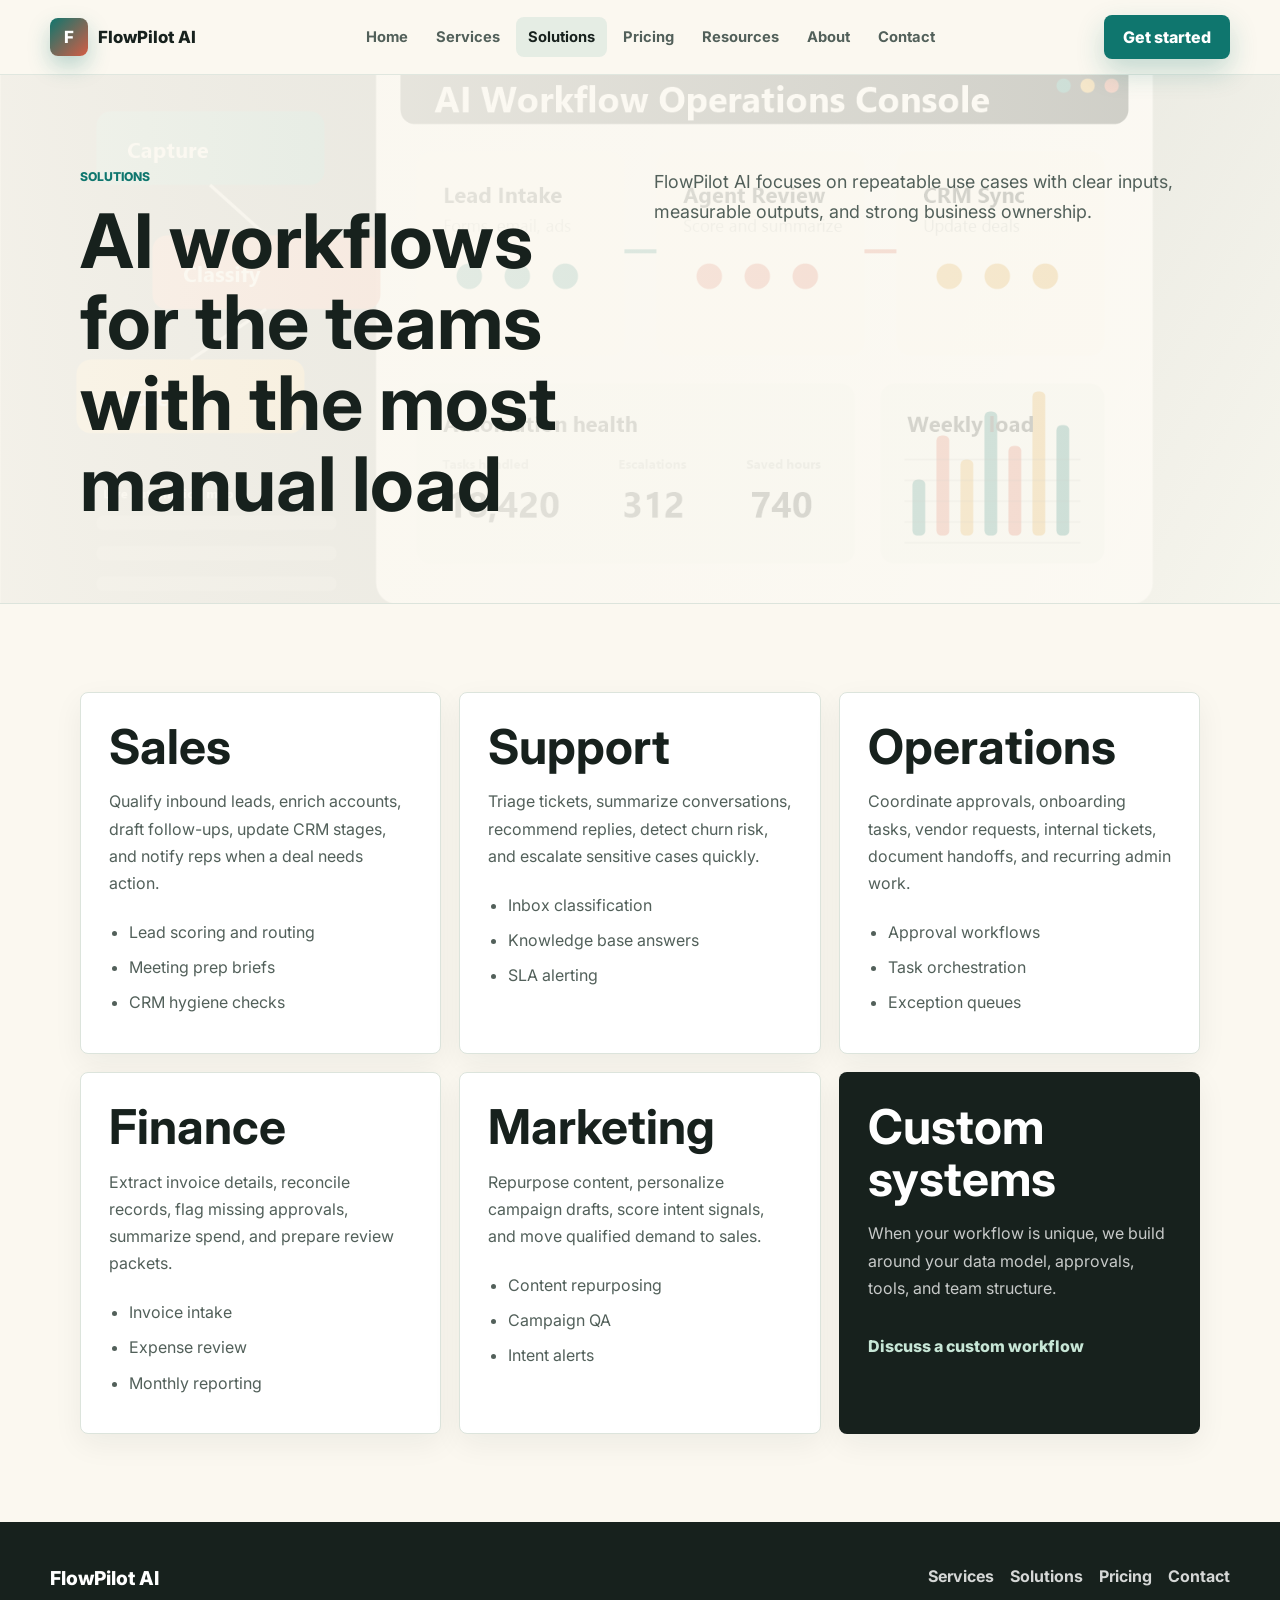
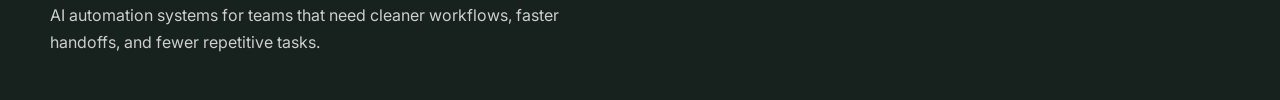
<file: solutions.html>
<!DOCTYPE html>
<html lang="en">
<head>
  <meta charset="UTF-8">
  <meta name="viewport" content="width=device-width, initial-scale=1.0">
  <meta name="description" content="AI automation solutions for sales, customer support, operations, finance, and marketing teams.">
  <title>Solutions | FlowPilot AI</title>
  <link rel="preconnect" href="https://fonts.googleapis.com">
  <link rel="preconnect" href="https://fonts.gstatic.com" crossorigin>
  <link href="https://fonts.googleapis.com/css2?family=Inter:wght@400;500;600;700;800&display=swap" rel="stylesheet">
  <link rel="stylesheet" href="assets/styles.css">
</head>
<body data-page="solutions">
  <header class="site-header" data-header></header>

  <main>
    <section class="page-hero">
      <div class="container page-hero-grid">
        <div>
          <p class="eyebrow">Solutions</p>
          <h1>AI workflows for the teams with the most manual load</h1>
        </div>
        <p>FlowPilot AI focuses on repeatable use cases with clear inputs, measurable outputs, and strong business ownership.</p>
      </div>
    </section>

    <section class="section">
      <div class="container solution-grid">
        <article class="solution-card">
          <h2>Sales</h2>
          <p>Qualify inbound leads, enrich accounts, draft follow-ups, update CRM stages, and notify reps when a deal needs action.</p>
          <ul>
            <li>Lead scoring and routing</li>
            <li>Meeting prep briefs</li>
            <li>CRM hygiene checks</li>
          </ul>
        </article>
        <article class="solution-card">
          <h2>Support</h2>
          <p>Triage tickets, summarize conversations, recommend replies, detect churn risk, and escalate sensitive cases quickly.</p>
          <ul>
            <li>Inbox classification</li>
            <li>Knowledge base answers</li>
            <li>SLA alerting</li>
          </ul>
        </article>
        <article class="solution-card">
          <h2>Operations</h2>
          <p>Coordinate approvals, onboarding tasks, vendor requests, internal tickets, document handoffs, and recurring admin work.</p>
          <ul>
            <li>Approval workflows</li>
            <li>Task orchestration</li>
            <li>Exception queues</li>
          </ul>
        </article>
        <article class="solution-card">
          <h2>Finance</h2>
          <p>Extract invoice details, reconcile records, flag missing approvals, summarize spend, and prepare review packets.</p>
          <ul>
            <li>Invoice intake</li>
            <li>Expense review</li>
            <li>Monthly reporting</li>
          </ul>
        </article>
        <article class="solution-card">
          <h2>Marketing</h2>
          <p>Repurpose content, personalize campaign drafts, score intent signals, and move qualified demand to sales.</p>
          <ul>
            <li>Content repurposing</li>
            <li>Campaign QA</li>
            <li>Intent alerts</li>
          </ul>
        </article>
        <article class="solution-card highlight">
          <h2>Custom systems</h2>
          <p>When your workflow is unique, we build around your data model, approvals, tools, and team structure.</p>
          <a href="contact.html">Discuss a custom workflow</a>
        </article>
      </div>
    </section>
  </main>

  <footer class="site-footer" data-footer></footer>
  <script src="assets/app.js"></script>
</body>
</html>
</file>
<file: assets/styles.css>
:root {
  --ink: #17211d;
  --ink-soft: #52605a;
  --paper: #fbf8f0;
  --surface: #ffffff;
  --mist: #edf3ee;
  --line: #dce4dc;
  --teal: #0f766e;
  --teal-dark: #0b4f4a;
  --coral: #d45d45;
  --amber: #d99b2b;
  --mint: #c7e6d6;
  --shadow: 0 20px 55px rgba(23, 33, 29, 0.12);
}

* {
  box-sizing: border-box;
}

html {
  scroll-behavior: smooth;
}

body {
  margin: 0;
  font-family: "Inter", Arial, sans-serif;
  color: var(--ink);
  background: var(--paper);
  letter-spacing: 0;
}

body.menu-open {
  overflow: hidden;
}

img {
  max-width: 100%;
  display: block;
}

a {
  color: inherit;
  text-decoration: none;
}

p,
li {
  line-height: 1.7;
}

.container {
  width: min(1120px, calc(100% - 40px));
  margin: 0 auto;
}

.site-header {
  position: sticky;
  top: 0;
  z-index: 20;
  background: rgba(251, 248, 240, 0.92);
  border-bottom: 1px solid rgba(220, 228, 220, 0.85);
  backdrop-filter: blur(18px);
}

.nav-shell {
  width: min(1180px, calc(100% - 32px));
  min-height: 74px;
  margin: 0 auto;
  display: flex;
  align-items: center;
  justify-content: space-between;
  gap: 22px;
}

.brand {
  display: inline-flex;
  align-items: center;
  gap: 10px;
  font-weight: 800;
  font-size: 1.05rem;
  white-space: nowrap;
}

.brand-mark {
  width: 38px;
  height: 38px;
  display: grid;
  place-items: center;
  border-radius: 8px;
  color: #fff;
  background: linear-gradient(135deg, var(--teal), var(--coral));
  box-shadow: 0 10px 22px rgba(15, 118, 110, 0.28);
}

.nav-links {
  display: flex;
  align-items: center;
  justify-content: center;
  gap: 4px;
}

.nav-links a {
  min-height: 40px;
  display: inline-flex;
  align-items: center;
  padding: 0 12px;
  border-radius: 8px;
  color: var(--ink-soft);
  font-size: 0.92rem;
  font-weight: 700;
}

.nav-links a:hover,
.nav-links a[aria-current="page"] {
  color: var(--ink);
  background: rgba(15, 118, 110, 0.09);
}

.nav-cta {
  display: inline-flex;
}

.menu-button {
  display: none;
  width: 42px;
  height: 42px;
  border: 1px solid var(--line);
  border-radius: 8px;
  background: var(--surface);
  align-items: center;
  justify-content: center;
  cursor: pointer;
}

.menu-button span,
.menu-button::before,
.menu-button::after {
  content: "";
  display: block;
  width: 18px;
  height: 2px;
  border-radius: 4px;
  background: var(--ink);
}

.menu-button {
  flex-direction: column;
  gap: 4px;
}

.button {
  min-height: 44px;
  display: inline-flex;
  align-items: center;
  justify-content: center;
  gap: 8px;
  border: 1px solid transparent;
  border-radius: 8px;
  padding: 0 18px;
  font-weight: 800;
  cursor: pointer;
  transition: transform 160ms ease, box-shadow 160ms ease, background 160ms ease;
}

.button:hover {
  transform: translateY(-1px);
}

.button.primary {
  color: #fff;
  background: var(--teal);
  box-shadow: 0 12px 28px rgba(15, 118, 110, 0.24);
}

.button.primary:hover {
  background: var(--teal-dark);
}

.button.secondary {
  color: var(--ink);
  background: rgba(255, 255, 255, 0.82);
  border-color: rgba(255, 255, 255, 0.55);
}

.button.dark {
  background: var(--ink);
}

.button.full {
  width: 100%;
}

.hero {
  position: relative;
  min-height: min(720px, calc(100vh - 44px));
  display: flex;
  align-items: center;
  overflow: hidden;
}

.home-hero {
  color: #fff;
}

.hero-bg {
  position: absolute;
  inset: 0;
  background-image: url("ai-automation-dashboard.png");
  background-position: center;
  background-size: cover;
  transform: scale(1.02);
}

.hero-overlay {
  position: absolute;
  inset: 0;
  background:
    linear-gradient(90deg, rgba(14, 24, 20, 0.86), rgba(14, 24, 20, 0.56) 44%, rgba(14, 24, 20, 0.16)),
    linear-gradient(0deg, rgba(14, 24, 20, 0.45), transparent 48%);
}

.hero-content {
  position: relative;
  z-index: 1;
  padding: 96px 0 80px;
}

.hero-content h1 {
  max-width: 780px;
  margin: 0;
  font-size: 7rem;
  line-height: 0.9;
  letter-spacing: 0;
}

.hero-copy {
  max-width: 650px;
  margin: 28px 0 0;
  color: rgba(255, 255, 255, 0.88);
  font-size: 1.22rem;
}

.hero-actions {
  display: flex;
  flex-wrap: wrap;
  gap: 12px;
  margin-top: 34px;
}

.eyebrow {
  margin: 0 0 12px;
  color: var(--teal);
  font-size: 0.76rem;
  font-weight: 800;
  letter-spacing: 0;
  text-transform: uppercase;
}

.home-hero .eyebrow,
.proof-band .eyebrow {
  color: var(--mint);
}

.section {
  padding: 88px 0;
}

.muted {
  background: var(--mist);
}

.logo-band {
  padding: 24px 0;
  background: var(--surface);
  border-bottom: 1px solid var(--line);
}

.logo-grid {
  display: grid;
  grid-template-columns: repeat(6, 1fr);
  gap: 14px;
  color: var(--ink-soft);
  font-size: 0.9rem;
  font-weight: 800;
  text-align: center;
}

.logo-grid span {
  min-height: 48px;
  display: grid;
  place-items: center;
  border: 1px solid var(--line);
  border-radius: 8px;
  background: #fff;
}

.split-grid,
.page-hero-grid,
.faq-grid,
.cta-layout {
  display: grid;
  grid-template-columns: minmax(0, 0.95fr) minmax(0, 1fr);
  gap: 56px;
  align-items: start;
}

h1,
h2,
h3 {
  margin: 0;
  line-height: 1.08;
  letter-spacing: 0;
}

h1 {
  font-size: 4.7rem;
}

h2 {
  font-size: 3rem;
}

h3 {
  font-size: 1.15rem;
}

.section-lead,
.page-hero-grid > p,
.cta-layout > div > p:not(.eyebrow) {
  margin: 0;
  color: var(--ink-soft);
  font-size: 1.12rem;
}

.section-heading {
  max-width: 760px;
  margin-bottom: 34px;
}

.section-heading.compact {
  margin-bottom: 0;
}

.card-grid {
  display: grid;
  gap: 18px;
}

.card-grid.three {
  grid-template-columns: repeat(3, 1fr);
}

.card-grid.four {
  grid-template-columns: repeat(4, 1fr);
}

.feature-card,
.solution-card,
.price-card,
.resource-feature,
.resource-list article,
.contact-form,
.contact-panel,
.team-grid article {
  border: 1px solid var(--line);
  border-radius: 8px;
  background: var(--surface);
  box-shadow: 0 10px 30px rgba(23, 33, 29, 0.06);
}

.feature-card {
  padding: 28px;
}

.feature-card.small {
  padding: 22px;
}

.feature-card p,
.solution-card p,
.price-card li,
.resource-list p,
.team-grid p {
  color: var(--ink-soft);
}

.icon-pill {
  width: fit-content;
  min-width: 44px;
  min-height: 34px;
  display: inline-flex;
  align-items: center;
  justify-content: center;
  margin-bottom: 18px;
  border-radius: 8px;
  padding: 0 10px;
  color: #fff;
  background: var(--teal);
  font-size: 0.75rem;
  font-weight: 800;
}

.icon-pill.accent,
.avatar.accent {
  background: var(--coral);
}

.icon-pill.warm,
.avatar.warm {
  background: var(--amber);
}

.process-layout {
  display: grid;
  grid-template-columns: 0.82fr 1.18fr;
  gap: 56px;
}

.timeline {
  display: grid;
  gap: 14px;
}

.timeline article {
  display: grid;
  grid-template-columns: 52px 1fr;
  gap: 16px;
  align-items: start;
  padding: 22px;
  border-top: 1px solid var(--line);
}

.timeline span {
  width: 40px;
  height: 40px;
  display: grid;
  place-items: center;
  border-radius: 8px;
  background: var(--ink);
  color: #fff;
  font-weight: 800;
}

.timeline p {
  grid-column: 2;
  margin: -4px 0 0;
  color: var(--ink-soft);
}

.proof-band {
  color: #fff;
  background: var(--teal-dark);
}

.proof-grid {
  display: grid;
  grid-template-columns: 1.3fr repeat(3, 0.75fr);
  gap: 20px;
  align-items: stretch;
}

.proof-grid h2 {
  max-width: 520px;
}

.metric {
  min-height: 170px;
  padding: 22px;
  border: 1px solid rgba(255, 255, 255, 0.16);
  border-radius: 8px;
  background: rgba(255, 255, 255, 0.07);
}

.metric strong {
  display: block;
  margin-bottom: 18px;
  font-size: 3rem;
  line-height: 1;
}

.metric span {
  color: rgba(255, 255, 255, 0.78);
}

.cta-section {
  background: var(--surface);
}

.cta-layout {
  align-items: center;
}

.cta-layout .button {
  justify-self: end;
}

.page-hero {
  padding: 92px 0 78px;
  background:
    linear-gradient(90deg, rgba(251, 248, 240, 0.96), rgba(251, 248, 240, 0.78)),
    url("ai-automation-dashboard.png") center / cover;
  border-bottom: 1px solid var(--line);
}

.page-hero h1 {
  max-width: 780px;
}

.service-list {
  display: grid;
  gap: 18px;
}

.service-row {
  display: grid;
  grid-template-columns: minmax(220px, 0.65fr) minmax(0, 1fr);
  gap: 32px;
  align-items: start;
  padding: 30px 0;
  border-top: 1px solid var(--line);
}

.service-row p {
  margin: 0;
  color: var(--ink-soft);
  font-size: 1.04rem;
}

.solution-grid {
  display: grid;
  grid-template-columns: repeat(3, 1fr);
  gap: 18px;
}

.solution-card {
  padding: 28px;
}

.solution-card ul,
.price-card ul,
.contact-panel ul {
  margin: 22px 0 0;
  padding-left: 20px;
}

.solution-card li,
.price-card li,
.contact-panel li {
  margin: 8px 0;
  color: var(--ink-soft);
}

.solution-card.highlight {
  color: #fff;
  background: var(--ink);
  border-color: transparent;
}

.solution-card.highlight p {
  color: rgba(255, 255, 255, 0.76);
}

.solution-card.highlight a {
  display: inline-flex;
  margin-top: 18px;
  color: var(--mint);
  font-weight: 800;
}

.pricing-grid {
  display: grid;
  grid-template-columns: repeat(3, 1fr);
  gap: 18px;
  align-items: stretch;
}

.price-card {
  padding: 30px;
}

.price-card.featured {
  border-color: var(--teal);
  box-shadow: var(--shadow);
}

.plan-label {
  margin: 0 0 12px;
  color: var(--teal);
  font-weight: 800;
  text-transform: uppercase;
  font-size: 0.76rem;
  letter-spacing: 0;
}

.price {
  margin: 24px 0 0;
  font-size: 3.8rem;
  line-height: 1;
  font-weight: 800;
}

.price-note {
  margin: 8px 0 22px;
  color: var(--ink-soft);
}

.faq-list {
  display: grid;
  gap: 12px;
}

details {
  border: 1px solid var(--line);
  border-radius: 8px;
  background: #fff;
}

summary {
  cursor: pointer;
  padding: 18px 20px;
  font-weight: 800;
}

details p {
  margin: 0;
  padding: 0 20px 20px;
  color: var(--ink-soft);
}

.resource-layout {
  display: grid;
  grid-template-columns: 0.92fr 1.08fr;
  gap: 22px;
}

.resource-feature {
  padding: 36px;
  background: var(--ink);
  color: #fff;
}

.resource-feature .eyebrow {
  color: var(--mint);
}

.resource-feature p {
  color: rgba(255, 255, 255, 0.76);
}

.resource-list {
  display: grid;
  grid-template-columns: repeat(2, 1fr);
  gap: 18px;
}

.resource-list article {
  padding: 24px;
}

.resource-list span {
  color: var(--coral);
  font-size: 0.78rem;
  font-weight: 800;
  text-transform: uppercase;
}

.team-grid {
  display: grid;
  grid-template-columns: repeat(3, 1fr);
  gap: 18px;
}

.team-grid article {
  padding: 24px;
}

.avatar {
  width: 66px;
  height: 66px;
  display: grid;
  place-items: center;
  margin-bottom: 18px;
  border-radius: 8px;
  background: var(--teal);
  color: #fff;
  font-weight: 800;
}

.contact-grid {
  display: grid;
  grid-template-columns: minmax(0, 1fr) 390px;
  gap: 22px;
  align-items: start;
}

.contact-form,
.contact-panel {
  padding: 30px;
}

.contact-form {
  display: grid;
  gap: 18px;
}

.contact-form label {
  display: grid;
  gap: 8px;
  color: var(--ink);
  font-weight: 800;
}

input,
select,
textarea {
  width: 100%;
  border: 1px solid var(--line);
  border-radius: 8px;
  padding: 13px 14px;
  color: var(--ink);
  background: #fff;
  font: inherit;
}

textarea {
  resize: vertical;
}

input:focus,
select:focus,
textarea:focus {
  outline: 3px solid rgba(15, 118, 110, 0.18);
  border-color: var(--teal);
}

.form-status {
  min-height: 26px;
  margin: 0;
  color: var(--teal-dark);
  font-weight: 800;
}

.form-status:empty,
.field-error:empty {
  display: none;
}

.form-status-error,
.field-error {
  color: var(--coral);
}

.field-error {
  min-height: 18px;
  font-size: 0.84rem;
  font-weight: 800;
}

[aria-invalid="true"] {
  border-color: var(--coral);
}

.contact-detail {
  display: grid;
  gap: 4px;
  margin-top: 24px;
  padding-top: 20px;
  border-top: 1px solid var(--line);
}

.contact-detail span {
  color: var(--ink-soft);
  font-size: 0.84rem;
  font-weight: 800;
  text-transform: uppercase;
}

.contact-detail a {
  color: var(--teal);
  font-weight: 800;
}

.site-footer {
  color: rgba(255, 255, 255, 0.78);
  background: var(--ink);
}

.about-edit-mode [data-edit-key] {
  outline: 2px dashed rgba(15, 118, 110, 0.45);
  outline-offset: 5px;
  cursor: text;
}

.about-edit-mode [data-edit-key]:focus {
  outline: 3px solid rgba(212, 93, 69, 0.55);
  background: rgba(255, 255, 255, 0.2);
}

.edit-toolbar {
  position: fixed;
  right: 18px;
  bottom: 18px;
  z-index: 40;
  display: flex;
  align-items: center;
  gap: 10px;
  max-width: calc(100% - 36px);
  padding: 12px;
  border: 1px solid var(--line);
  border-radius: 8px;
  background: var(--surface);
  box-shadow: var(--shadow);
}

.edit-toolbar .button {
  min-height: 38px;
  padding: 0 12px;
}

.edit-toolbar span {
  color: var(--teal-dark);
  font-size: 0.86rem;
  font-weight: 800;
}

.footer-grid {
  width: min(1180px, calc(100% - 40px));
  margin: 0 auto;
  padding: 44px 0;
  display: grid;
  grid-template-columns: 1fr auto;
  gap: 34px;
  align-items: start;
}

.footer-brand {
  color: #fff;
  font-size: 1.2rem;
  font-weight: 800;
}

.footer-grid p {
  max-width: 540px;
  margin: 12px 0 0;
}

.footer-links {
  display: flex;
  flex-wrap: wrap;
  gap: 16px;
  justify-content: flex-end;
}

.footer-links a {
  color: rgba(255, 255, 255, 0.82);
  font-weight: 700;
}

@media (max-width: 980px) {
  .hero-content h1 {
    font-size: 5.4rem;
  }

  h1 {
    font-size: 3.4rem;
  }

  h2 {
    font-size: 2.4rem;
  }

  .metric strong {
    font-size: 2.6rem;
  }

  .nav-links,
  .nav-cta {
    display: none;
  }

  .menu-button {
    display: inline-flex;
  }

  .nav-shell.is-open .nav-links {
    position: fixed;
    inset: 74px 0 auto 0;
    display: grid;
    gap: 0;
    padding: 16px;
    background: var(--paper);
    border-bottom: 1px solid var(--line);
    box-shadow: var(--shadow);
  }

  .nav-shell.is-open .nav-links a {
    min-height: 48px;
  }

  .split-grid,
  .page-hero-grid,
  .process-layout,
  .proof-grid,
  .faq-grid,
  .cta-layout,
  .resource-layout,
  .contact-grid {
    grid-template-columns: 1fr;
  }

  .card-grid.three,
  .card-grid.four,
  .solution-grid,
  .pricing-grid,
  .team-grid {
    grid-template-columns: repeat(2, 1fr);
  }

  .proof-grid {
    gap: 14px;
  }

  .cta-layout .button {
    justify-self: start;
  }

  .contact-grid {
    gap: 18px;
  }
}

@media (max-width: 700px) {
  .hero-content h1 {
    font-size: 4rem;
  }

  .hero-copy {
    font-size: 1.04rem;
  }

  h1 {
    font-size: 2.5rem;
  }

  h2 {
    font-size: 2rem;
  }

  .price {
    font-size: 2.8rem;
  }

  .metric strong {
    font-size: 2.2rem;
  }

  .container,
  .footer-grid {
    width: min(100% - 28px, 1120px);
  }

  .hero {
    min-height: 660px;
  }

  .hero-overlay {
    background: linear-gradient(0deg, rgba(14, 24, 20, 0.9), rgba(14, 24, 20, 0.72));
  }

  .hero-content {
    padding: 84px 0 58px;
  }

  .section,
  .page-hero {
    padding: 58px 0;
  }

  .logo-grid,
  .card-grid.three,
  .card-grid.four,
  .solution-grid,
  .pricing-grid,
  .resource-list,
  .team-grid {
    grid-template-columns: 1fr;
  }

  .service-row {
    grid-template-columns: 1fr;
    gap: 12px;
  }

  .timeline article {
    grid-template-columns: 46px 1fr;
    padding: 18px 0;
  }

  .feature-card,
  .solution-card,
  .price-card,
  .resource-feature,
  .resource-list article,
  .contact-form,
  .contact-panel {
    padding: 22px;
  }

  .footer-grid {
    grid-template-columns: 1fr;
  }

  .footer-links {
    justify-content: flex-start;
  }

  .edit-toolbar {
    left: 14px;
    right: 14px;
    bottom: 14px;
    flex-wrap: wrap;
  }
}
</file>
